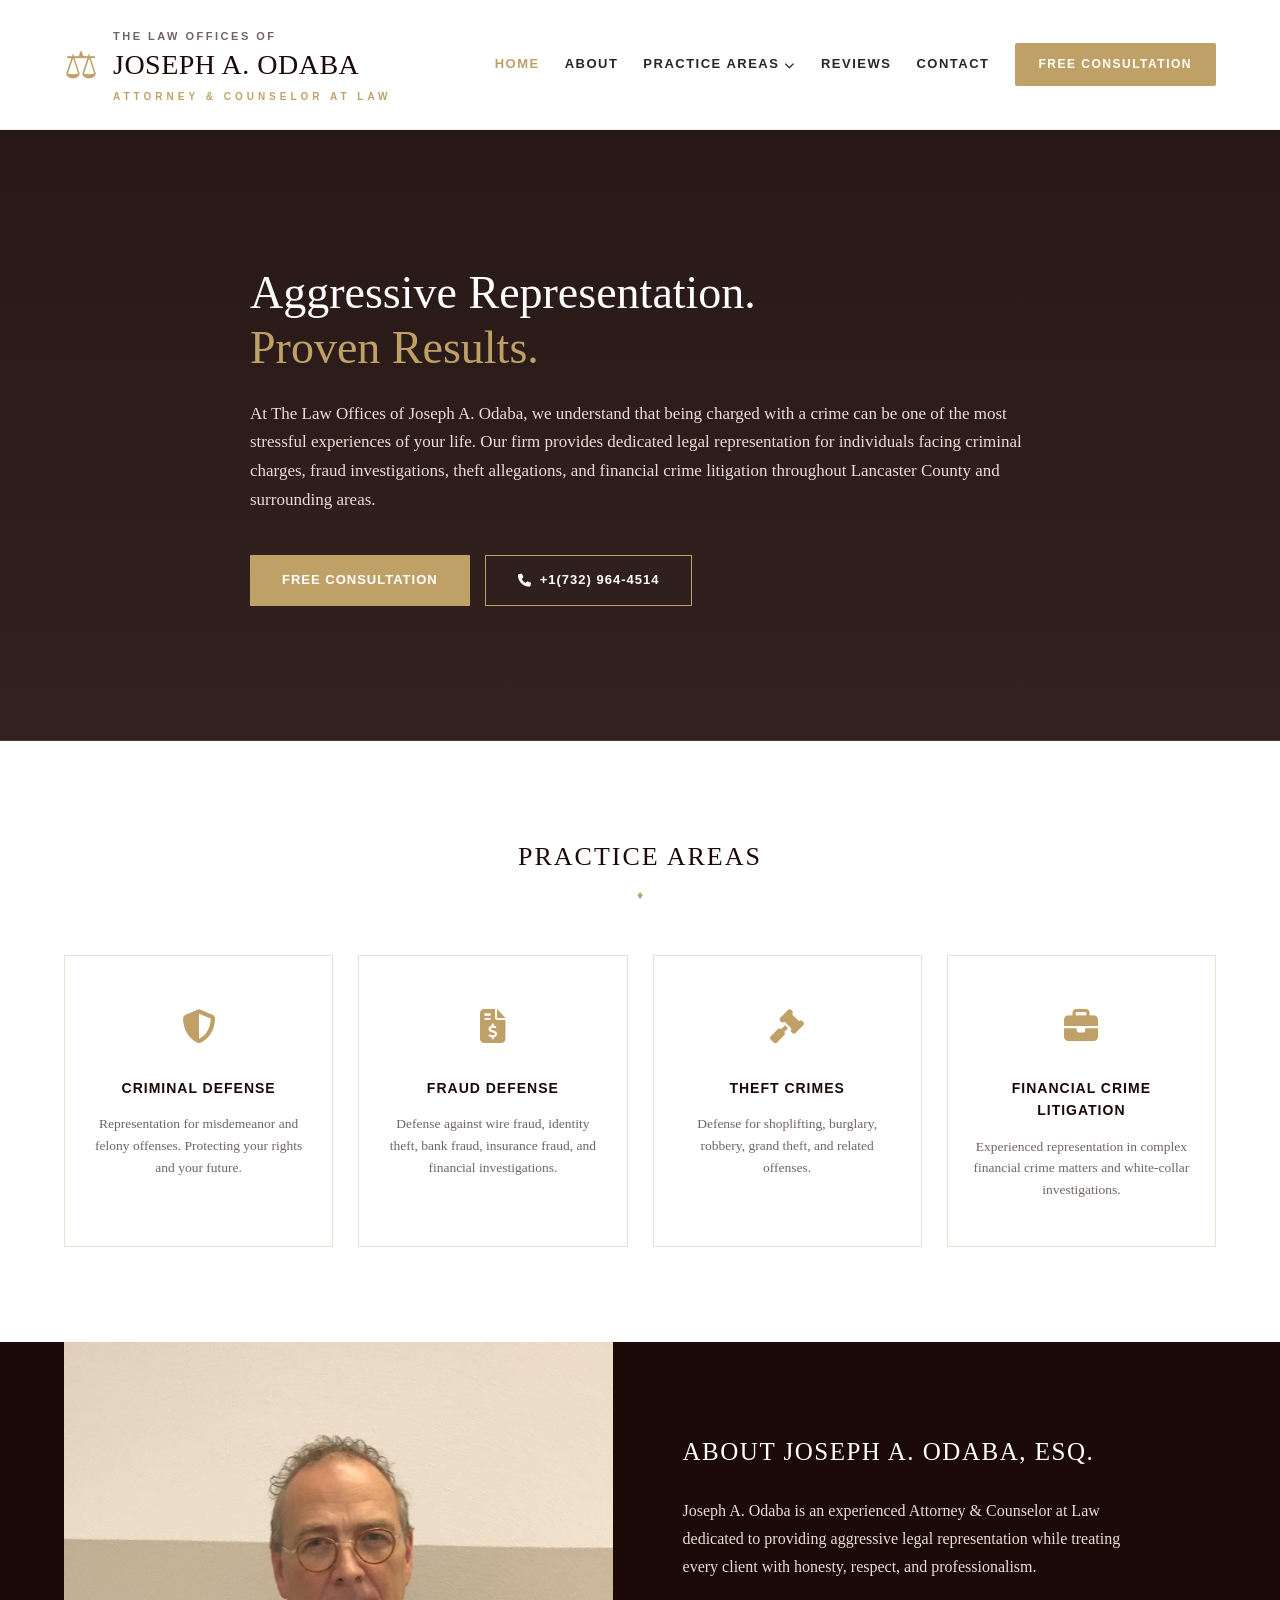
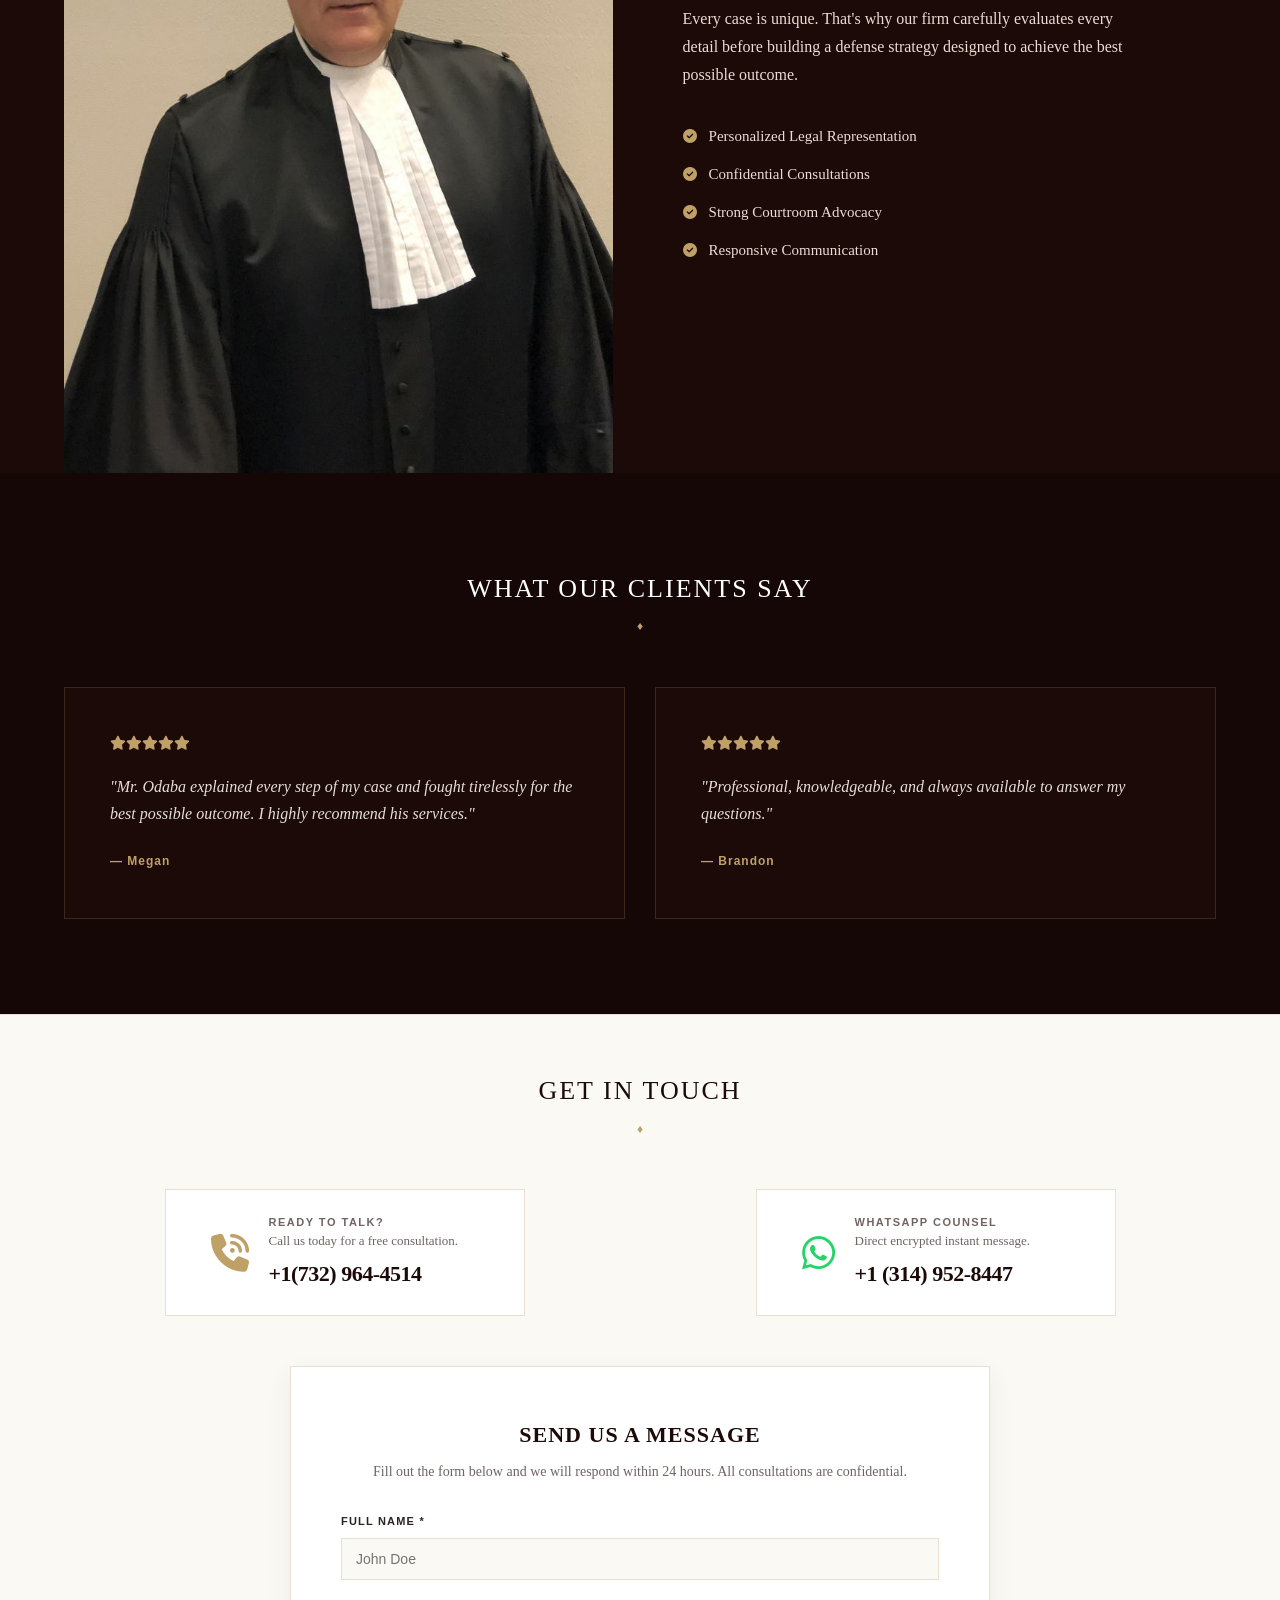
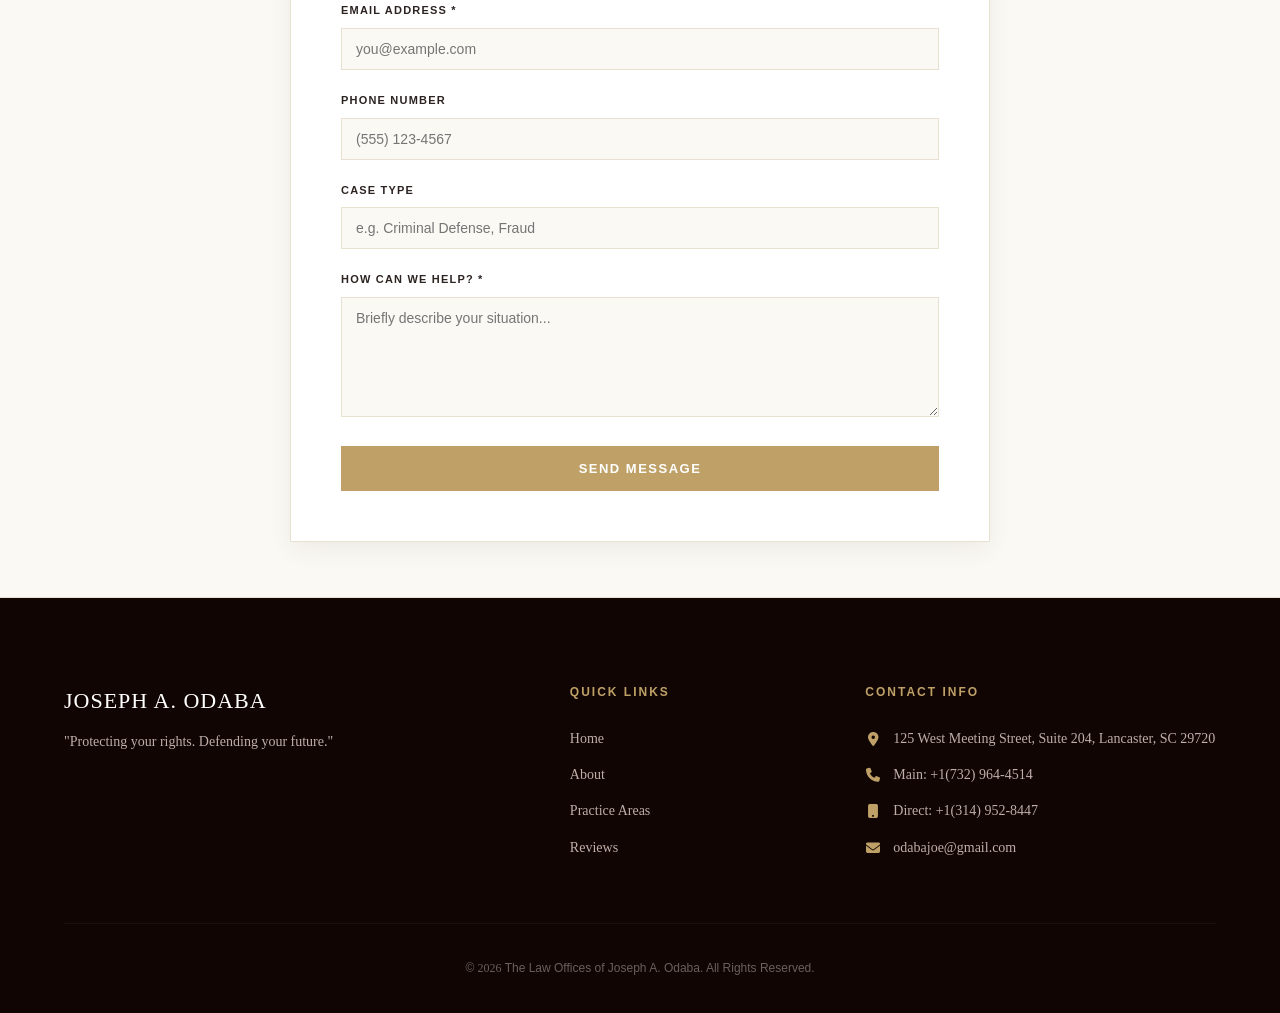
<file: index.html>
<!doctype html>
<html lang="en">
  <head>
    <meta charset="UTF-8" />
    <meta name="viewport" content="width=device-width, initial-scale=1.0" />
    <title>The Law Offices of Joseph A. Odaba</title>
    <link rel="stylesheet" href="style.css" />
    <!-- Font Awesome Icons -->
    <link
      rel="stylesheet"
      href="https://cdnjs.cloudflare.com/ajax/libs/font-awesome/6.4.0/css/all.min.css"
    />
    <!-- JavaScript -->
    <script src="script.js" defer></script>
  </head>
  <body>
    <!-- HEADER / NAVIGATION -->
    <header>
      <div class="container header-content">
        <div class="logo-area">
          <div class="scales-icon">⚖</div>
          <div class="logo-text">
            <span class="logo-title">THE LAW OFFICES OF</span>
            <h1 class="logo-name">JOSEPH A. ODABA</h1>
            <span class="logo-subtitle">ATTORNEY & COUNSELOR AT LAW</span>
          </div>
        </div>

        <!-- Pure CSS Mobile Menu Checkbox Trigger -->
        <input type="checkbox" id="menu-toggle" class="menu-toggle" />
        <label for="menu-toggle" class="hamburger">
          <span></span>
          <span></span>
          <span></span>
        </label>

        <!-- Main Nav transformed to handle Dropdowns and Mobile Drawer -->
        <nav class="main-nav">
          <a href="#home" class="active">HOME</a>
          <a href="#about">ABOUT</a>

          <!-- Dropdown Architecture -->
          <div class="dropdown">
            <a href="#practice" class="dropdown-trigger"
              >PRACTICE AREAS <i class="fa-solid fa-chevron-down arrow"></i
            ></a>
            <div class="dropdown-content">
              <a href="#practice">Criminal Defense</a>
              <a href="#practice">Fraud Defense</a>
              <a href="#practice">Theft Crimes</a>
              <a href="#practice">Financial Crime Litigation</a>
            </div>
          </div>

          <a href="#reviews">REVIEWS</a>
          <a href="#contact">CONTACT</a>
          <a href="#contact" class="btn-consultation">FREE CONSULTATION</a>
        </nav>
      </div>
    </header>

    <!-- HERO SECTION -->
    <section id="home" class="hero">
      <div class="hero-overlay"></div>
      <div class="container hero-content">
        <h2 class="hero-headline">
          Aggressive Representation.<br /><span class="accent-gold"
            >Proven Results.</span
          >
        </h2>
        <p class="hero-text">
          At The Law Offices of Joseph A. Odaba, we understand that being
          charged with a crime can be one of the most stressful experiences of
          your life. Our firm provides dedicated legal representation for
          individuals facing criminal charges, fraud investigations, theft
          allegations, and financial crime litigation throughout Lancaster
          County and surrounding areas.
        </p>
        <div class="hero-actions">
          <a href="#contact" class="btn-gold-solid">FREE CONSULTATION</a>
          <a href="tel:+1(732) 964-4514" class="btn-phone-outline"
            ><i class="fa-solid fa-phone"></i> +1(732) 964-4514</a
          >
        </div>
      </div>
    </section>

    <!-- PRACTICE AREAS -->
    <section id="practice" class="practice-areas">
      <div class="container">
        <h3 class="section-title">PRACTICE AREAS</h3>
        <div class="title-divider">♦</div>

        <div class="practice-grid">
          <div class="practice-card">
            <div class="card-icon-box">
              <i class="fa-solid fa-shield-halved"></i>
            </div>
            <h4>CRIMINAL DEFENSE</h4>
            <p>
              Representation for misdemeanor and felony offenses. Protecting
              your rights and your future.
            </p>
          </div>
          <div class="practice-card">
            <div class="card-icon-box">
              <i class="fa-solid fa-file-invoice-dollar"></i>
            </div>
            <h4>FRAUD DEFENSE</h4>
            <p>
              Defense against wire fraud, identity theft, bank fraud, insurance
              fraud, and financial investigations.
            </p>
          </div>
          <div class="practice-card">
            <div class="card-icon-box"><i class="fa-solid fa-gavel"></i></div>
            <h4>THEFT CRIMES</h4>
            <p>
              Defense for shoplifting, burglary, robbery, grand theft, and
              related offenses.
            </p>
          </div>
          <div class="practice-card">
            <div class="card-icon-box">
              <i class="fa-solid fa-briefcase"></i>
            </div>
            <h4>FINANCIAL CRIME LITIGATION</h4>
            <p>
              Experienced representation in complex financial crime matters and
              white-collar investigations.
            </p>
          </div>
        </div>
      </div>
    </section>

    <!-- ABOUT SECTION -->
    <section id="about" class="about-section">
      <div class="container about-grid">
        <div class="about-image-wrapper">
          <img src="law.jpeg" alt="Joseph A. Odaba, Esq." class="lawyer-img" />
        </div>
        <div class="about-info-box">
          <h3>ABOUT JOSEPH A. ODABA, ESQ.</h3>
          <p>
            Joseph A. Odaba is an experienced Attorney & Counselor at Law
            dedicated to providing aggressive legal representation while
            treating every client with honesty, respect, and professionalism.
          </p>
          <p>
            Every case is unique. That's why our firm carefully evaluates every
            detail before building a defense strategy designed to achieve the
            best possible outcome.
          </p>

          <ul class="why-choose-list">
            <li>
              <i class="fa-solid fa-circle-check"></i>
              <span>Personalized Legal Representation</span>
            </li>
            <li>
              <i class="fa-solid fa-circle-check"></i>
              <span>Confidential Consultations</span>
            </li>
            <li>
              <i class="fa-solid fa-circle-check"></i>
              <span>Strong Courtroom Advocacy</span>
            </li>
            <li>
              <i class="fa-solid fa-circle-check"></i>
              <span>Responsive Communication</span>
            </li>
          </ul>
        </div>
      </div>
    </section>

    <!-- TESTIMONIALS & REVIEWS -->
    <section id="reviews" class="reviews-section">
      <div class="container">
        <h3 class="section-title text-white">WHAT OUR CLIENTS SAY</h3>
        <div class="title-divider gold-divider">♦</div>

        <div class="reviews-grid">
          <div class="review-card">
            <div class="stars">
              <i class="fa-solid fa-star"></i><i class="fa-solid fa-star"></i
              ><i class="fa-solid fa-star"></i><i class="fa-solid fa-star"></i
              ><i class="fa-solid fa-star"></i>
            </div>
            <p class="review-body">
              "Mr. Odaba explained every step of my case and fought tirelessly
              for the best possible outcome. I highly recommend his services."
            </p>
            <span class="review-author">— Megan</span>
          </div>
          <div class="review-card">
            <div class="stars">
              <i class="fa-solid fa-star"></i><i class="fa-solid fa-star"></i
              ><i class="fa-solid fa-star"></i><i class="fa-solid fa-star"></i
              ><i class="fa-solid fa-star"></i>
            </div>
            <p class="review-body">
              "Professional, knowledgeable, and always available to answer my
              questions."
            </p>
            <span class="review-author">— Brandon</span>
          </div>
        </div>
      </div>
    </section>

    <!-- CONTACT / FORM / FOOTER PANEL -->
    <section id="contact" class="contact-cta">
      <div class="container">
        <h3 class="section-title">GET IN TOUCH</h3>
        <div class="title-divider">♦</div>

        <!-- Quick contact boxes -->
        <div class="cta-flex">
          <div class="cta-box">
            <i class="fa-solid fa-phone-volume cta-icon"></i>
            <div>
              <h5>READY TO TALK?</h5>
              <p>Call us today for a free consultation.</p>
              <a href="tel:+1(732) 964-4514" class="cta-link"
                >+1(732) 964-4514</a
              >
            </div>
          </div>
          <div class="cta-box">
            <i class="fa-brands fa-whatsapp cta-icon whatsapp-color"></i>
            <div>
              <h5>WHATSAPP COUNSEL</h5>
              <p>Direct encrypted instant message.</p>
              <a
                href="https://wa.me/13149528447"
                target="_blank"
                class="cta-link"
                >+1 (314) 952-8447</a
              >
            </div>
          </div>
        </div>

        <!-- Contact Form (with FormSubmit) -->
        <div class="contact-form-wrapper">
          <h4>SEND US A MESSAGE</h4>
          <p>
            Fill out the form below and we will respond within 24 hours. All
            consultations are confidential.
          </p>
          <form
            id="contact-form"
            action="https://formsubmit.co/odabajoe@gmail.com"
            method="POST"
            novalidate
          >
            <!-- ✅ FormSubmit hidden inputs -->
            <input
              type="hidden"
              name="_subject"
              value="New Client Inquiry - Law Office Website"
            />
            <input type="hidden" name="_captcha" value="false" />
            <input type="hidden" name="_template" value="table" />
            <input
              type="hidden"
              name="_next"
              value="https://yoursite.com/thank-you.html"
            />
            <!-- Honeypot spam protection (hidden from humans, bots will fill it) -->
            <input type="text" name="_honey" style="display: none" />

            <div class="form-group">
              <label for="name">FULL NAME *</label>
              <input
                type="text"
                id="name"
                name="name"
                required
                placeholder="John Doe"
              />
              <span class="form-error"></span>
            </div>
            <div class="form-group">
              <label for="email">EMAIL ADDRESS *</label>
              <input
                type="email"
                id="email"
                name="email"
                required
                placeholder="you@example.com"
              />
              <span class="form-error"></span>
            </div>
            <div class="form-group">
              <label for="phone">PHONE NUMBER</label>
              <input
                type="tel"
                id="phone"
                name="phone"
                placeholder="(555) 123-4567"
              />
              <span class="form-error"></span>
            </div>
            <div class="form-group">
              <label for="case-type">CASE TYPE</label>
              <input
                type="text"
                id="case-type"
                name="case_type"
                placeholder="e.g. Criminal Defense, Fraud"
              />
              <span class="form-error"></span>
            </div>
            <div class="form-group">
              <label for="message">HOW CAN WE HELP? *</label>
              <textarea
                id="message"
                name="message"
                required
                placeholder="Briefly describe your situation..."
              ></textarea>
              <span class="form-error"></span>
            </div>
            <button type="submit" class="form-submit">SEND MESSAGE</button>
            <div class="form-success">
              ✓ Thank you! Your message has been sent. We will contact you
              shortly.
            </div>
          </form>
        </div>
      </div>
    </section>

    <footer>
      <div class="container footer-grid">
        <div class="footer-col branding">
          <h2>JOSEPH A. ODABA</h2>
          <p>"Protecting your rights. Defending your future."</p>
        </div>
        <div class="footer-col links">
          <h4>QUICK LINKS</h4>
          <a href="#home">Home</a>
          <a href="#about">About</a>
          <a href="#practice">Practice Areas</a>
          <a href="#reviews">Reviews</a>
        </div>
        <div class="footer-col contact-info">
          <h4>CONTACT INFO</h4>
          <div class="footer-contact-row">
            <i class="fa-solid fa-location-dot"></i>
            <span>125 West Meeting Street, Suite 204, Lancaster, SC 29720</span>
          </div>
          <div class="footer-contact-row">
            <i class="fa-solid fa-phone"></i>
            <span>Main: +1(732) 964-4514</span>
          </div>
          <div class="footer-contact-row">
            <i class="fa-solid fa-mobile-button"></i>
            <span>Direct: +1(314) 952-8447</span>
          </div>
          <div class="footer-contact-row">
            <i class="fa-solid fa-envelope"></i>
            <span>odabajoe@gmail.com</span>
          </div>
        </div>
      </div>
      <div class="footer-bottom">
        &copy; <span id="footer-year">2026</span> The Law Offices of Joseph A.
        Odaba. All Rights Reserved.
      </div>
    </footer>

    <!-- BACK TO TOP BUTTON -->
    <button
      type="button"
      id="back-to-top"
      class="back-to-top"
      aria-label="Back to top"
    >
      <i class="fa-solid fa-chevron-up"></i>
    </button>
  </body>
</html>
</file>
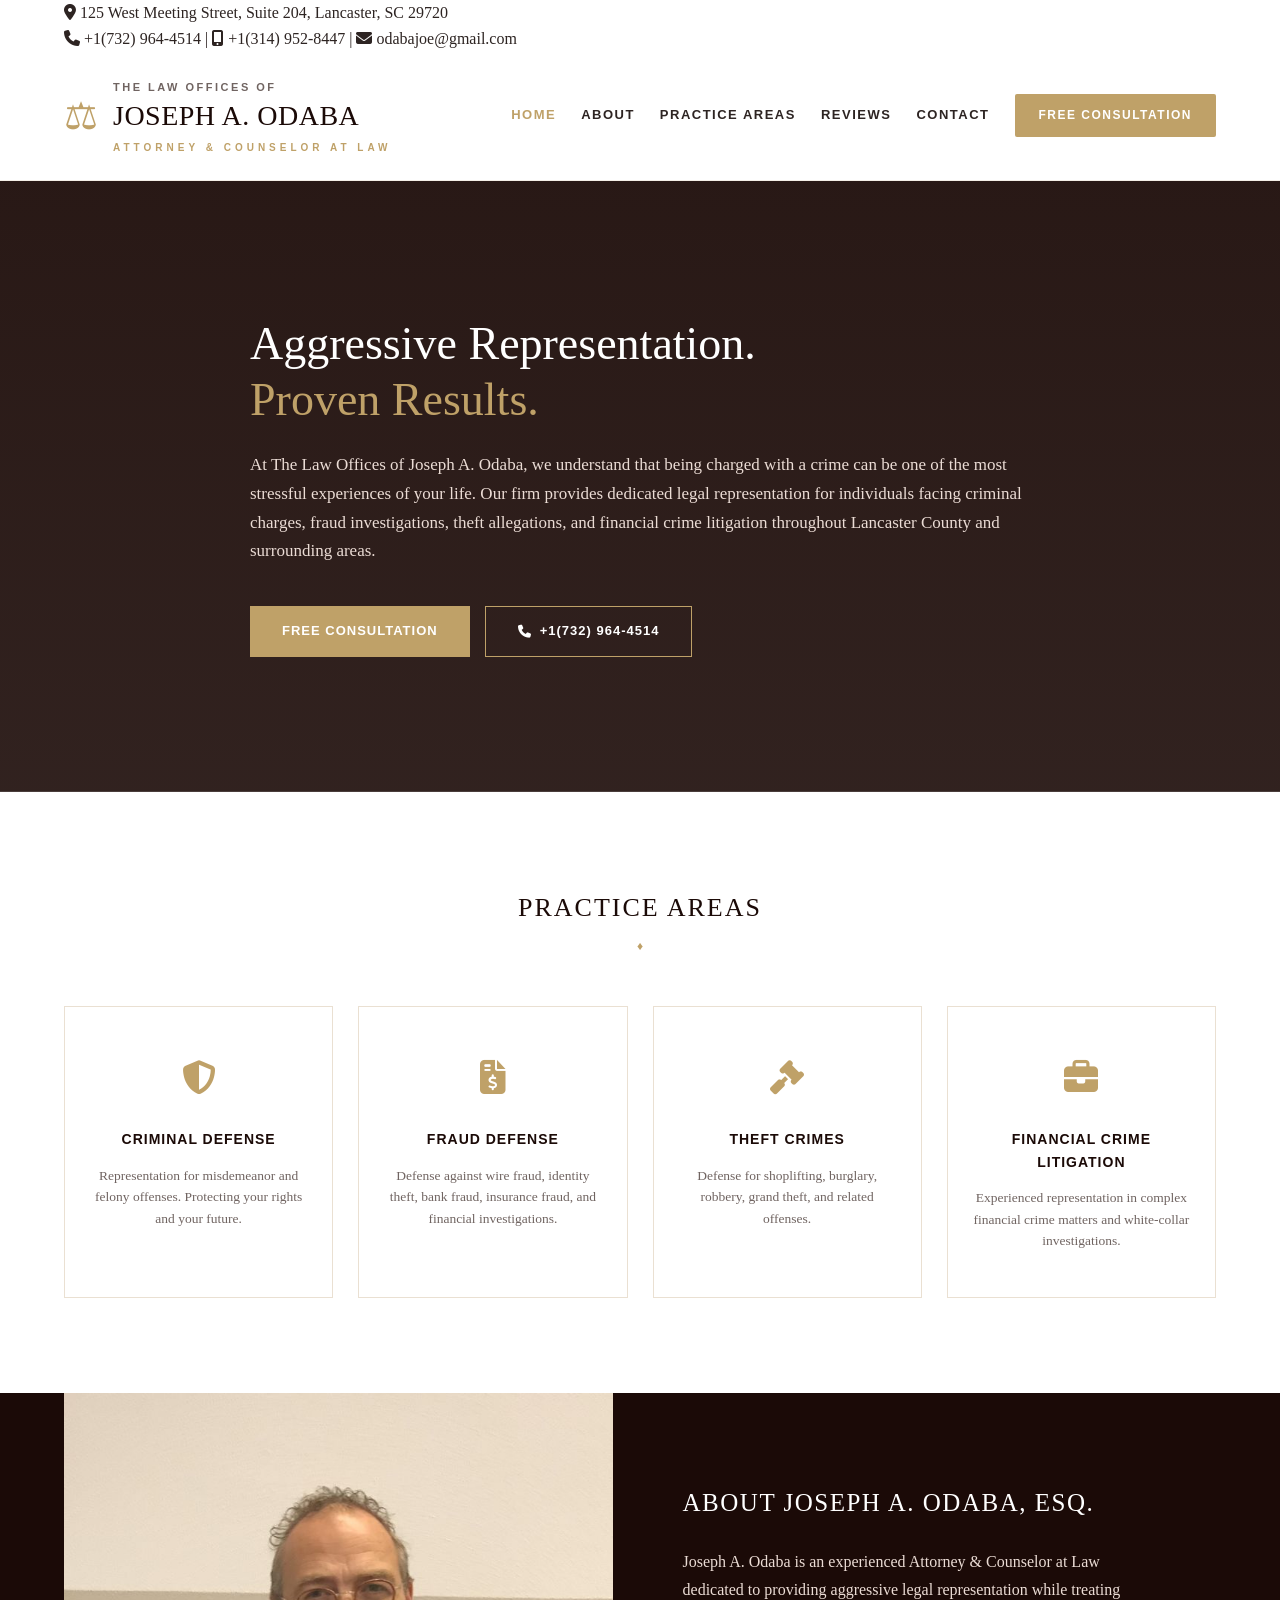
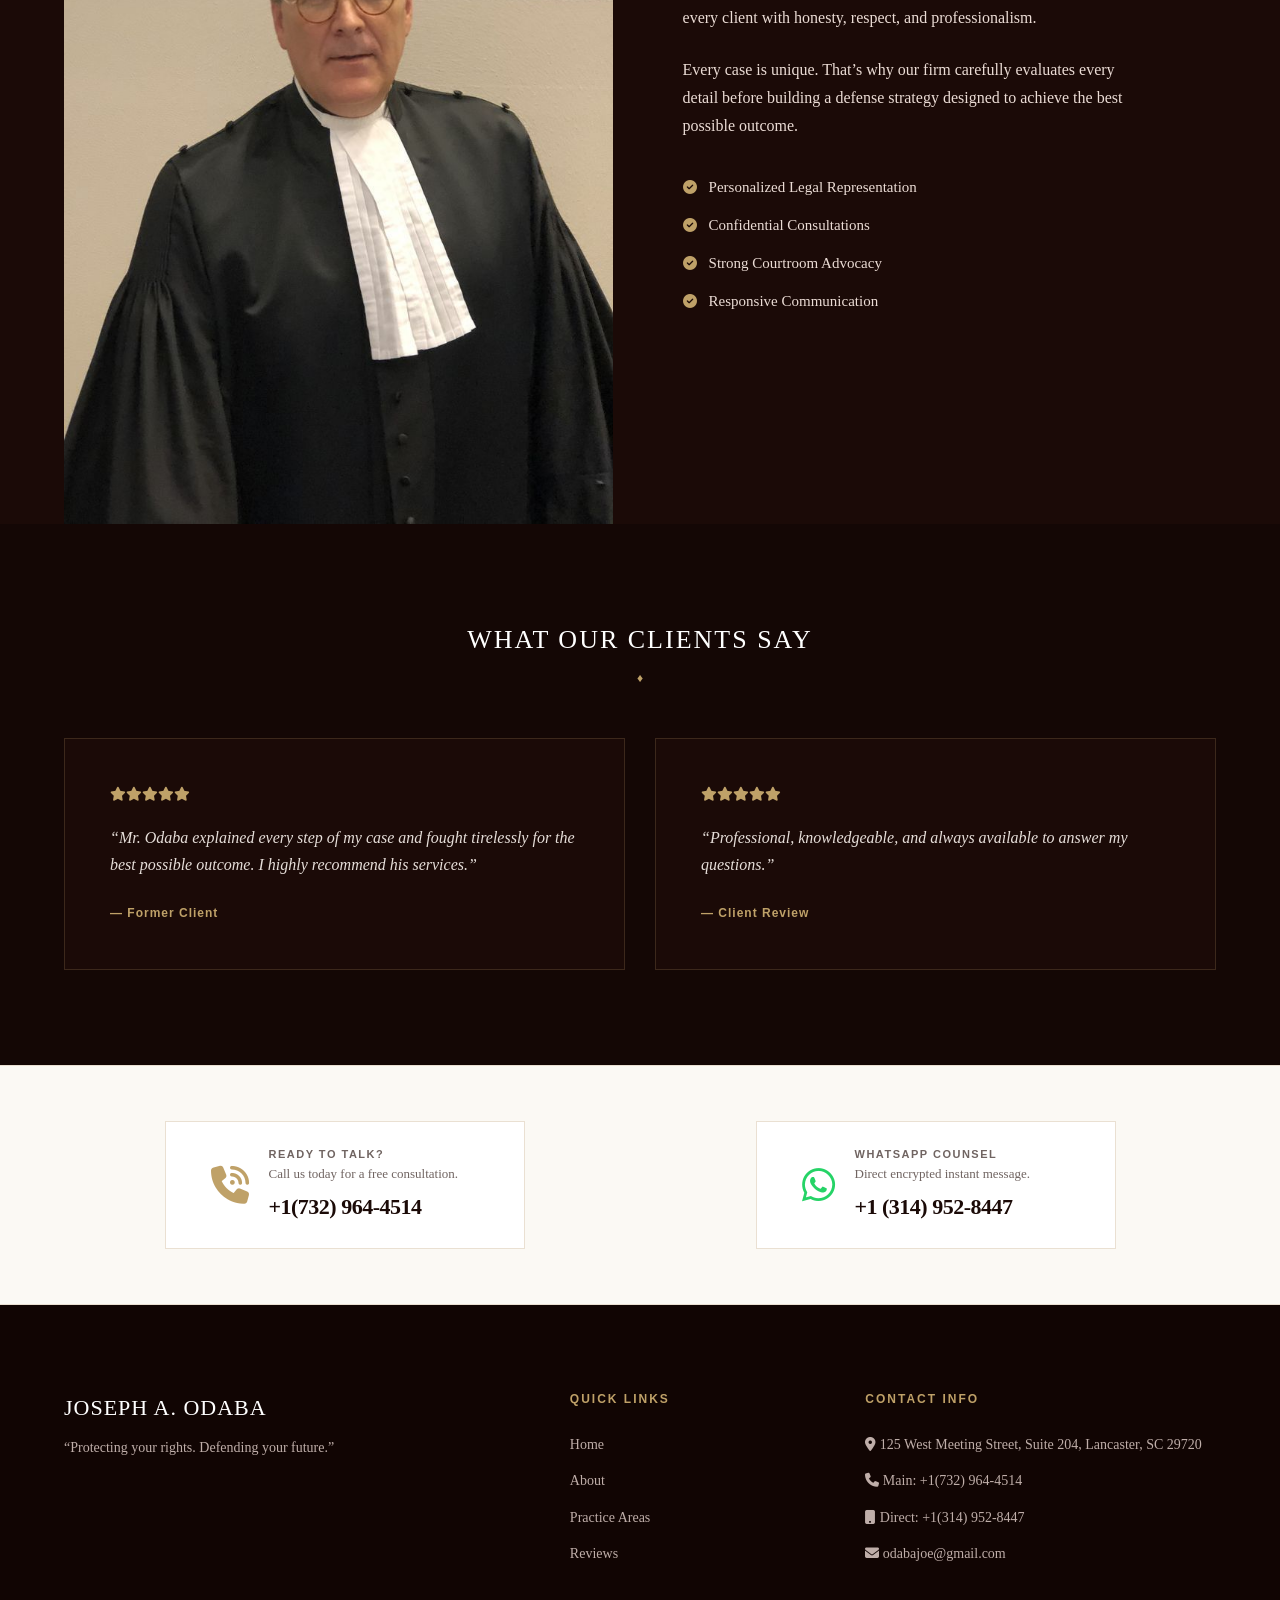
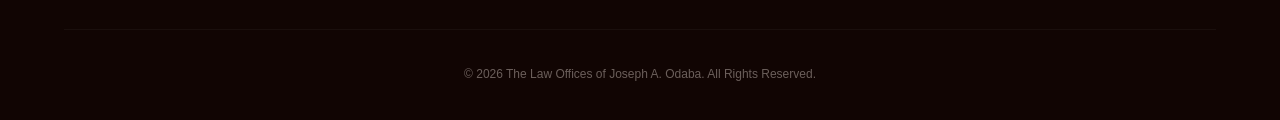
<file: indx.html>
<!doctype html>
<html lang="en">
  <head>
    <meta charset="UTF-8" />
    <meta name="viewport" content="width=device-width, initial-scale=1.0" />
    <title>The Law Offices of Joseph A. Odaba</title>
    <link rel="stylesheet" href="style.css" />
    <!-- Font Awesome Icons -->
    <link
      rel="stylesheet"
      href="https://cdnjs.cloudflare.com/ajax/libs/font-awesome/6.4.0/css/all.min.css"
    />
  </head>
  <body>
    <!-- TOP BAR -->
    <div class="top-bar">
      <div class="container top-bar-content">
        <div class="top-left-info">
          <i class="fa-solid fa-location-dot"></i> 125 West Meeting Street,
          Suite 204, Lancaster, SC 29720
        </div>
        <div class="top-right-info">
          <span><i class="fa-solid fa-phone"></i> +1(732) 964-4514</span> |
          <span
            ><i class="fa-solid fa-mobile-screen-button"></i> +1(314)
            952-8447</span
          >
          |
          <span><i class="fa-solid fa-envelope"></i> odabajoe@gmail.com</span>
        </div>
      </div>
    </div>

    <!-- HEADER / NAVIGATION -->
    <header>
      <div class="container header-content">
        <div class="logo-area">
          <div class="scales-icon">⚖</div>
          <div class="logo-text">
            <span class="logo-title">THE LAW OFFICES OF</span>
            <h1 class="logo-name">JOSEPH A. ODABA</h1>
            <span class="logo-subtitle">ATTORNEY & COUNSELOR AT LAW</span>
          </div>
        </div>
        <nav class="main-nav">
          <a href="#home" class="active">HOME</a>
          <a href="#about">ABOUT</a>
          <a href="#practice">PRACTICE AREAS</a>
          <a href="#reviews">REVIEWS</a>
          <a href="#contact">CONTACT</a>
          <a href="#contact" class="btn-consultation">FREE CONSULTATION</a>
        </nav>
      </div>
    </header>

    <!-- HERO SECTION -->
    <section id="home" class="hero">
      <div class="hero-overlay"></div>
      <div class="container hero-content">
        <h2 class="hero-headline">
          Aggressive Representation.<br /><span class="accent-gold"
            >Proven Results.</span
          >
        </h2>
        <p class="hero-text">
          At The Law Offices of Joseph A. Odaba, we understand that being
          charged with a crime can be one of the most stressful experiences of
          your life. Our firm provides dedicated legal representation for
          individuals facing criminal charges, fraud investigations, theft
          allegations, and financial crime litigation throughout Lancaster
          County and surrounding areas.
        </p>
        <div class="hero-actions">
          <a href="#contact" class="btn-gold-solid">FREE CONSULTATION</a>
          <a href="tel:+1(732) 964-4514" class="btn-phone-outline"
            ><i class="fa-solid fa-phone"></i> +1(732) 964-4514</a
          >
        </div>
      </div>
    </section>

    <!-- PRACTICE AREAS -->
    <section id="practice" class="practice-areas">
      <div class="container">
        <h3 class="section-title">PRACTICE AREAS</h3>
        <div class="title-divider">♦</div>

        <div class="practice-grid">
          <div class="practice-card">
            <div class="card-icon-box">
              <i class="fa-solid fa-shield-halved"></i>
            </div>
            <h4>CRIMINAL DEFENSE</h4>
            <p>
              Representation for misdemeanor and felony offenses. Protecting
              your rights and your future.
            </p>
          </div>
          <div class="practice-card">
            <div class="card-icon-box">
              <i class="fa-solid fa-file-invoice-dollar"></i>
            </div>
            <h4>FRAUD DEFENSE</h4>
            <p>
              Defense against wire fraud, identity theft, bank fraud, insurance
              fraud, and financial investigations.
            </p>
          </div>
          <div class="practice-card">
            <div class="card-icon-box"><i class="fa-solid fa-gavel"></i></div>
            <h4>THEFT CRIMES</h4>
            <p>
              Defense for shoplifting, burglary, robbery, grand theft, and
              related offenses.
            </p>
          </div>
          <div class="practice-card">
            <div class="card-icon-box">
              <i class="fa-solid fa-briefcase"></i>
            </div>
            <h4>FINANCIAL CRIME LITIGATION</h4>
            <p>
              Experienced representation in complex financial crime matters and
              white-collar investigations.
            </p>
          </div>
        </div>
      </div>
    </section>

    <!-- ABOUT SECTION -->
    <section id="about" class="about-section">
      <div class="container about-grid">
        <div class="about-image-wrapper">
          <!-- Verbatim image filename referenced directly as instructed -->
          <img src="law.jpeg" alt="Joseph A. Odaba, Esq." class="lawyer-img" />
        </div>
        <div class="about-info-box">
          <h3>ABOUT JOSEPH A. ODABA, ESQ.</h3>
          <p>
            Joseph A. Odaba is an experienced Attorney & Counselor at Law
            dedicated to providing aggressive legal representation while
            treating every client with honesty, respect, and professionalism.
          </p>
          <p>
            Every case is unique. That’s why our firm carefully evaluates every
            detail before building a defense strategy designed to achieve the
            best possible outcome.
          </p>

          <ul class="why-choose-list">
            <li>
              <i class="fa-solid fa-circle-check"></i> Personalized Legal
              Representation
            </li>
            <li>
              <i class="fa-solid fa-circle-check"></i> Confidential
              Consultations
            </li>
            <li>
              <i class="fa-solid fa-circle-check"></i> Strong Courtroom Advocacy
            </li>
            <li>
              <i class="fa-solid fa-circle-check"></i> Responsive Communication
            </li>
          </ul>
        </div>
      </div>
    </section>

    <!-- TESTIMONIALS & REVIEWS -->
    <section id="reviews" class="reviews-section">
      <div class="container">
        <h3 class="section-title text-white">WHAT OUR CLIENTS SAY</h3>
        <div class="title-divider gold-divider">♦</div>

        <div class="reviews-grid">
          <div class="review-card">
            <div class="stars">
              <i class="fa-solid fa-star"></i><i class="fa-solid fa-star"></i
              ><i class="fa-solid fa-star"></i><i class="fa-solid fa-star"></i
              ><i class="fa-solid fa-star"></i>
            </div>
            <p class="review-body">
              “Mr. Odaba explained every step of my case and fought tirelessly
              for the best possible outcome. I highly recommend his services.”
            </p>
            <span class="review-author">— Former Client</span>
          </div>
          <div class="review-card">
            <div class="stars">
              <i class="fa-solid fa-star"></i><i class="fa-solid fa-star"></i
              ><i class="fa-solid fa-star"></i><i class="fa-solid fa-star"></i
              ><i class="fa-solid fa-star"></i>
            </div>
            <p class="review-body">
              “Professional, knowledgeable, and always available to answer my
              questions.”
            </p>
            <span class="review-author">— Client Review</span>
          </div>
        </div>
      </div>
    </section>

    <!-- CONTACT / FOOTER PANEL -->
    <section id="contact" class="contact-cta">
      <div class="container cta-flex">
        <div class="cta-box">
          <i class="fa-solid fa-phone-volume cta-icon"></i>
          <div>
            <h5>READY TO TALK?</h5>
            <p>Call us today for a free consultation.</p>
            <a href="tel:+1(732) 964-4514" class="cta-link">+1(732) 964-4514</a>
          </div>
        </div>
        <div class="cta-box">
          <i class="fa-brands fa-whatsapp cta-icon whatsapp-color"></i>
          <div>
            <h5>WHATSAPP COUNSEL</h5>
            <p>Direct encrypted instant message.</p>
            <a href="https://wa.me/13149528447" target="_blank" class="cta-link"
              >+1 (314) 952-8447</a
            >
          </div>
        </div>
      </div>
    </section>

    <footer>
      <div class="container footer-grid">
        <div class="footer-col branding">
          <h2>JOSEPH A. ODABA</h2>
          <p>“Protecting your rights. Defending your future.”</p>
        </div>
        <div class="footer-col links">
          <h4>QUICK LINKS</h4>
          <a href="#home">Home</a>
          <a href="#about">About</a>
          <a href="#practice">Practice Areas</a>
          <a href="#reviews">Reviews</a>
        </div>
        <div class="footer-col contact-info">
          <h4>CONTACT INFO</h4>
          <p>
            <i class="fa-solid fa-location-dot"></i> 125 West Meeting Street,
            Suite 204, Lancaster, SC 29720
          </p>
          <p><i class="fa-solid fa-phone"></i> Main: +1(732) 964-4514</p>
          <p>
            <i class="fa-solid fa-mobile-button"></i> Direct: +1(314) 952-8447
          </p>
          <p><i class="fa-solid fa-envelope"></i> odabajoe@gmail.com</p>
        </div>
      </div>
      <div class="footer-bottom">
        &copy; 2026 The Law Offices of Joseph A. Odaba. All Rights Reserved.
      </div>
    </footer>
  </body>
</html>
</file>
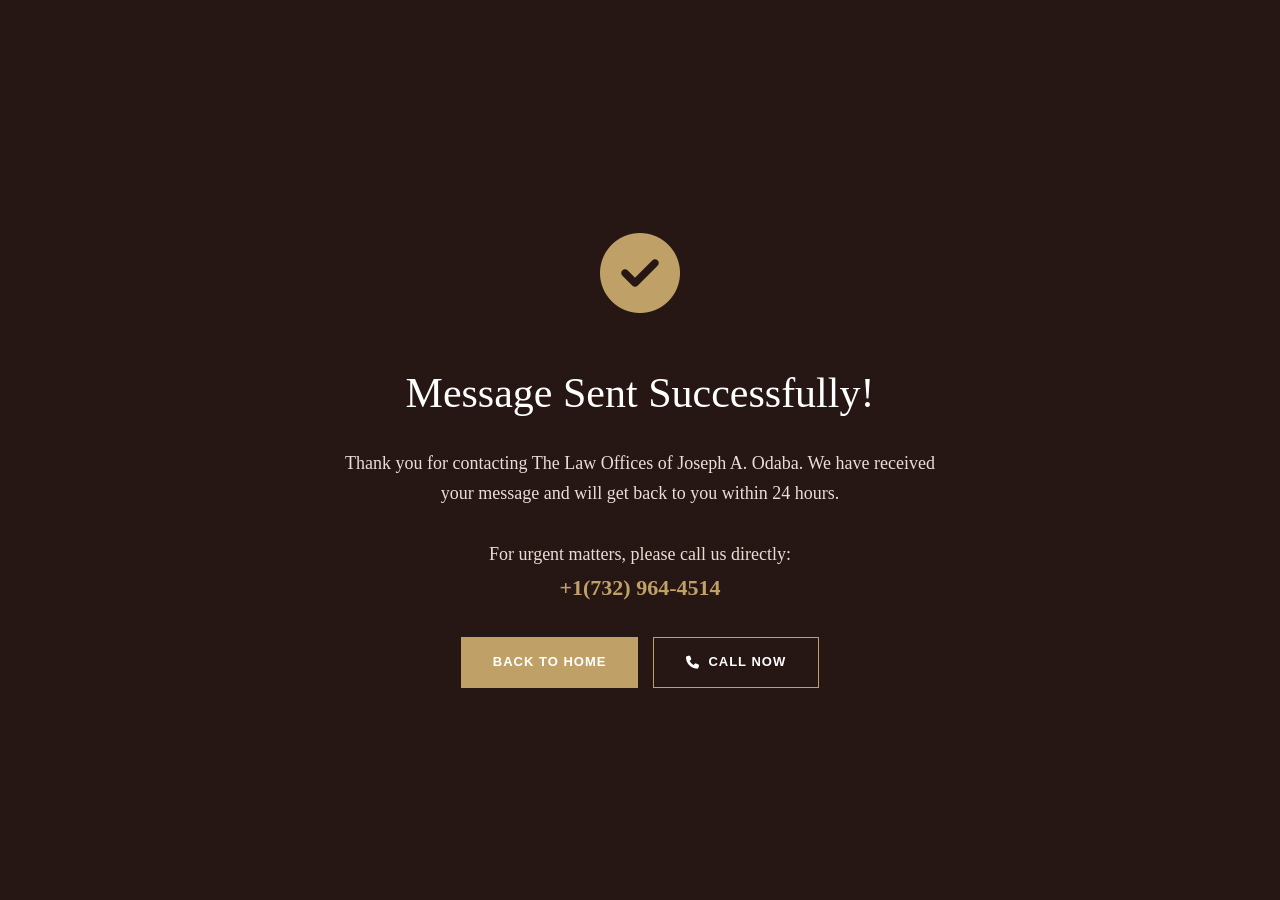
<file: thank-you.html>
<!doctype html>
<html lang="en">
  <head>
    <meta charset="UTF-8" />
    <meta name="viewport" content="width=device-width, initial-scale=1.0" />
    <title>Thank You - The Law Offices of Joseph A. Odaba</title>
    <link rel="stylesheet" href="style.css" />
    <link
      rel="stylesheet"
      href="https://cdnjs.cloudflare.com/ajax/libs/font-awesome/6.4.0/css/all.min.css"
    />
    <style>
      .thank-you-page {
        min-height: 100vh;
        display: flex;
        align-items: center;
        justify-content: center;
        background:
          linear-gradient(rgba(27, 10, 7, 0.95), rgba(27, 10, 7, 0.95)),
          url("https://images.unsplash.com/photo-1589829545856-d10d557cf95f?auto=format&fit=crop&q=80&w=1600");
        background-size: cover;
        color: white;
        text-align: center;
        padding: 40px 20px;
      }
      .thank-you-box {
        max-width: 600px;
      }
      .thank-you-icon {
        font-size: 80px;
        color: var(--gold-premium);
        margin-bottom: 20px;
      }
      .thank-you-box h1 {
        font-size: 42px;
        color: var(--white);
        margin-bottom: 20px;
        font-weight: normal;
      }
      .thank-you-box p {
        font-size: 18px;
        color: #ebdcd5;
        line-height: 1.7;
        margin-bottom: 30px;
      }
      .thank-you-actions {
        display: flex;
        gap: 15px;
        justify-content: center;
        flex-wrap: wrap;
      }
    </style>
  </head>
  <body>
    <div class="thank-you-page">
      <div class="thank-you-box">
        <div class="thank-you-icon">
          <i class="fa-solid fa-circle-check"></i>
        </div>
        <h1>Message Sent Successfully!</h1>
        <p>
          Thank you for contacting The Law Offices of Joseph A. Odaba. We have
          received your message and will get back to you within 24 hours.
        </p>
        <p>
          For urgent matters, please call us directly:
          <br />
          <strong style="color: var(--gold-premium); font-size: 22px"
            >+1(732) 964-4514</strong
          >
        </p>
        <div class="thank-you-actions">
          <a href="index.html" class="btn-gold-solid">BACK TO HOME</a>
          <a href="tel:+1(732) 964-4514" class="btn-phone-outline">
            <i class="fa-solid fa-phone"></i> CALL NOW
          </a>
        </div>
      </div>
    </div>
  </body>
</html>
</file>
<file: style.css>
/* ==========================================================================
   THE LAW OFFICES OF JOSEPH A. ODABA - PRECISE COLOR MATRIX
   ========================================================================== */

:root {
  --espresso-dark: #1b0a07;
  --espresso-card: #271410;
  --gold-premium: #bfa168;
  --gold-hover: #a3854e;
  --cream-bg: #fbf9f4;
  --white: #ffffff;
  --text-charcoal: #2d2422;
  --text-muted: #706461;
  --border-light: #eae0d2;
}

/* --- Global Overrides & Baseline Typography --- */
* {
  margin: 0;
  padding: 0;
  box-sizing: border-box;
  font-family: "Times New Roman", Times, Georgia, serif;
  scroll-behavior: smooth;
}

body {
  background-color: var(--white);
  color: var(--text-charcoal);
  line-height: 1.6;
  -webkit-font-smoothing: antialiased;
}

.container {
  width: 90%;
  max-width: 1240px;
  margin: 0 auto;
}

/* --- Executive Navigation Suite --- */
header {
  background-color: var(--white);
  padding: 22px 0;
  border-bottom: 1px solid #f5efe7;
  position: sticky;
  top: 0;
  z-index: 100;
  transition:
    box-shadow 0.3s ease,
    background-color 0.3s ease;
}
header.scrolled {
  box-shadow: 0 2px 12px rgba(27, 10, 7, 0.08);
  background-color: rgba(255, 255, 255, 0.98);
  backdrop-filter: blur(8px);
  -webkit-backdrop-filter: blur(8px);
}
.header-content {
  display: flex;
  justify-content: space-between;
  align-items: center;
}
.logo-area {
  display: flex;
  align-items: center;
  gap: 15px;
}
.scales-icon {
  font-size: 38px;
  color: var(--gold-premium);
  line-height: 1;
}
.logo-text .logo-title {
  font-size: 11px;
  letter-spacing: 2.5px;
  color: var(--text-muted);
  font-family: "Arial", sans-serif;
  font-weight: 700;
}
.logo-name {
  font-size: 28px;
  font-weight: normal;
  color: var(--espresso-dark);
  letter-spacing: 0.5px;
  line-height: 1;
  margin: 3px 0;
}
.logo-subtitle {
  font-size: 10px;
  letter-spacing: 4px;
  color: var(--gold-premium);
  font-family: "Arial", sans-serif;
  font-weight: bold;
}
.main-nav {
  display: flex;
  align-items: center;
  gap: 25px;
}
.main-nav a {
  text-decoration: none;
  color: var(--text-charcoal);
  font-size: 13px;
  font-weight: 600;
  letter-spacing: 1.5px;
  font-family: "Arial", sans-serif;
  transition: color 0.2s ease;
}
.main-nav a:hover,
.main-nav a.active {
  color: var(--gold-premium);
}
.btn-consultation {
  background-color: var(--gold-premium);
  color: var(--white) !important;
  padding: 12px 24px;
  font-size: 12px !important;
  font-weight: 700 !important;
  letter-spacing: 1px;
  border-radius: 2px;
  transition: background-color 0.2s ease;
}
.btn-consultation:hover {
  background-color: var(--gold-hover);
}

/* --- Pure CSS Responsive Dropdown Elements --- */
.menu-toggle,
.hamburger {
  display: none;
}
.dropdown {
  position: relative;
  display: inline-block;
}
.dropdown-trigger {
  display: flex;
  align-items: center;
}
.dropdown-trigger .arrow {
  font-size: 10px;
  margin-left: 5px;
  transition: transform 0.2s ease;
}
.dropdown-content {
  display: none;
  position: absolute;
  top: 100%;
  left: -15px;
  background-color: var(--white);
  min-width: 230px;
  box-shadow: 0px 8px 24px rgba(27, 10, 7, 0.12);
  border-top: 3px solid var(--gold-premium);
  padding: 8px 0;
  z-index: 500;
}
.dropdown-content a {
  display: block;
  padding: 10px 20px;
  color: var(--text-charcoal) !important;
  font-weight: normal !important;
  font-size: 13px;
  letter-spacing: 0.5px;
  border-bottom: none !important;
}
.dropdown-content a:hover {
  background-color: var(--cream-bg);
  color: var(--gold-premium) !important;
}

@media (min-width: 769px) {
  .dropdown:hover .dropdown-content {
    display: block;
  }
  .dropdown:hover .dropdown-trigger .arrow {
    transform: rotate(180deg);
  }
}

/* --- Hero Showcase Zone --- */
.hero {
  position: relative;
  background:
    linear-gradient(rgba(27, 10, 7, 0.94), rgba(27, 10, 7, 0.9)),
    url("https://images.unsplash.com/photo-1589829545856-d10d557cf95f?auto=format&fit=crop&q=80&w=1600");
  background-size: cover;
  background-position: center;
  padding: 135px 0;
  color: var(--white);
}
.hero-content {
  max-width: 780px;
}
.hero-headline {
  font-size: 46px;
  font-weight: normal;
  line-height: 1.2;
  margin-bottom: 24px;
}
.accent-gold {
  color: var(--gold-premium);
}
.hero-text {
  font-size: 17px;
  line-height: 1.7;
  color: #ebdcd5;
  margin-bottom: 40px;
}
.hero-actions {
  display: flex;
  gap: 15px;
}
.btn-gold-solid {
  background-color: var(--gold-premium);
  color: var(--white);
  padding: 14px 32px;
  text-decoration: none;
  font-size: 13px;
  font-weight: bold;
  font-family: "Arial", sans-serif;
  letter-spacing: 1px;
  transition: background-color 0.2s;
  display: inline-flex;
  align-items: center;
  justify-content: center;
  text-align: center;
}
.btn-gold-solid:hover {
  background-color: var(--gold-hover);
}
.btn-phone-outline {
  border: 1px solid var(--gold-premium);
  color: var(--white);
  padding: 14px 32px;
  text-decoration: none;
  font-size: 13px;
  font-weight: bold;
  font-family: "Arial", sans-serif;
  letter-spacing: 1px;
  transition:
    background-color 0.2s,
    color 0.2s;
  display: inline-flex;
  align-items: center;
  justify-content: center;
  text-align: center;
}
.btn-phone-outline i {
  margin-right: 8px;
}
.btn-phone-outline:hover {
  background-color: var(--gold-premium);
  color: var(--espresso-dark);
}

/* --- Practice Areas Showcase --- */
.practice-areas {
  padding: 95px 0;
  background-color: var(--white);
}
.section-title {
  text-align: center;
  font-size: 26px;
  font-weight: normal;
  letter-spacing: 2px;
  color: var(--espresso-dark);
}
.title-divider {
  text-align: center;
  color: var(--gold-premium);
  font-size: 12px;
  margin: 8px 0 50px 0;
}
.practice-grid {
  display: grid;
  grid-template-columns: repeat(4, 1fr);
  gap: 25px;
}
.practice-card {
  border: 1px solid var(--border-light);
  padding: 45px 24px;
  text-align: center;
  background: var(--white);
  transition:
    transform 0.2s,
    border-color 0.2s,
    box-shadow 0.2s;
}
.practice-card:hover {
  border-color: var(--gold-premium);
  transform: translateY(-4px);
  box-shadow: 0 8px 20px rgba(27, 10, 7, 0.05);
}
.card-icon-box {
  font-size: 34px;
  color: var(--gold-premium);
  margin-bottom: 22px;
}
.practice-card h4 {
  font-size: 14px;
  font-family: "Arial", sans-serif;
  color: var(--espresso-dark);
  margin-bottom: 14px;
  letter-spacing: 1px;
  font-weight: 700;
}
.practice-card p {
  font-size: 13.5px;
  color: var(--text-muted);
  line-height: 1.6;
}

/* --- Bio Segment --- */
.about-section {
  background-color: var(--espresso-dark);
  color: var(--white);
  padding: 0;
}
.about-grid {
  display: grid;
  grid-template-columns: 1fr 1.1fr;
  align-items: stretch;
}
.about-image-wrapper {
  position: relative;
  min-height: 500px;
}
.lawyer-img {
  width: 100%;
  height: 100%;
  object-fit: cover;
  display: block;
}
.about-info-box {
  padding: 90px 70px;
  background-color: var(--espresso-dark);
}
.about-info-box h3 {
  font-size: 25px;
  font-weight: normal;
  color: var(--white);
  letter-spacing: 1.5px;
  margin-bottom: 25px;
}
.about-info-box p {
  font-size: 16px;
  line-height: 1.75;
  margin-bottom: 24px;
  color: #ebdcd5;
}
.why-choose-list {
  list-style: none;
  margin-top: 35px;
}
.why-choose-list li {
  font-size: 15px;
  margin-bottom: 14px;
  display: flex;
  align-items: center;
  color: #ebdcd5;
}
.why-choose-list i {
  color: var(--gold-premium);
  margin-right: 12px;
  font-size: 14px;
}

/* --- Client Testimonials --- */
.reviews-section {
  background-color: #140705;
  padding: 95px 0;
}
.text-white {
  color: var(--white);
}
.reviews-grid {
  display: grid;
  grid-template-columns: 1fr 1fr;
  gap: 30px;
}
.review-card {
  background-color: var(--espresso-dark);
  padding: 45px;
  border: 1px solid rgba(191, 161, 104, 0.2);
}
.stars {
  color: var(--gold-premium);
  margin-bottom: 18px;
  font-size: 14px;
}
.review-body {
  color: #e6ded9;
  font-style: italic;
  font-size: 16px;
  line-height: 1.7;
  margin-bottom: 20px;
}
.review-author {
  color: var(--gold-premium);
  font-family: "Arial", sans-serif;
  font-size: 12px;
  font-weight: bold;
  letter-spacing: 1px;
}

/* --- Contact Communications Split --- */
.contact-cta {
  background-color: var(--cream-bg);
  border-top: 1px solid var(--border-light);
  border-bottom: 1px solid var(--border-light);
  padding: 55px 0;
}
.cta-flex {
  display: flex;
  justify-content: space-around;
  align-items: center;
  flex-wrap: wrap;
  gap: 30px;
}
.cta-box {
  display: flex;
  align-items: center;
  gap: 20px;
  background: var(--white);
  padding: 24px 45px;
  border: 1px solid var(--border-light);
  min-width: 360px;
}
.cta-icon {
  font-size: 38px;
  color: var(--gold-premium);
}
.whatsapp-color {
  color: #25d366;
}
.cta-box h5 {
  font-family: "Arial", sans-serif;
  font-size: 11px;
  letter-spacing: 1.5px;
  color: var(--text-muted);
  font-weight: 700;
}
.cta-box p {
  font-size: 13px;
  color: var(--text-muted);
  margin-bottom: 4px;
}
.cta-link {
  font-size: 22px;
  font-weight: bold;
  color: var(--espresso-dark);
  text-decoration: none;
  letter-spacing: -0.5px;
}

/* --- Contact Form --- */
.contact-form-wrapper {
  max-width: 700px;
  margin: 50px auto 0;
  background: var(--white);
  padding: 50px;
  border: 1px solid var(--border-light);
  box-shadow: 0 8px 24px rgba(27, 10, 7, 0.06);
}
.contact-form-wrapper h4 {
  font-size: 22px;
  color: var(--espresso-dark);
  margin-bottom: 8px;
  text-align: center;
  letter-spacing: 1px;
}
.contact-form-wrapper p {
  text-align: center;
  color: var(--text-muted);
  font-size: 14px;
  margin-bottom: 30px;
}
.form-group {
  margin-bottom: 22px;
  position: relative;
}
.form-group label {
  display: block;
  font-family: "Arial", sans-serif;
  font-size: 11px;
  font-weight: 700;
  color: var(--text-charcoal);
  margin-bottom: 8px;
  letter-spacing: 1.2px;
}
.form-group input,
.form-group textarea {
  width: 100%;
  padding: 12px 14px;
  border: 1px solid var(--border-light);
  background: var(--cream-bg);
  font-family: "Arial", sans-serif;
  font-size: 14px;
  color: var(--text-charcoal);
  transition:
    border-color 0.2s,
    background-color 0.2s;
}
.form-group input:focus,
.form-group textarea:focus {
  outline: none;
  border-color: var(--gold-premium);
  background: var(--white);
}
.form-group textarea {
  resize: vertical;
  min-height: 120px;
}
.form-group input.invalid,
.form-group textarea.invalid {
  border-color: #f44336;
  background-color: #fff5f5;
}
.form-error {
  color: #f44336;
  font-size: 12px;
  margin-top: 5px;
  display: block;
  font-family: "Arial", sans-serif;
}
.form-submit {
  width: 100%;
  background: var(--gold-premium);
  color: var(--white);
  border: none;
  padding: 15px;
  font-family: "Arial", sans-serif;
  font-weight: 700;
  font-size: 13px;
  letter-spacing: 1.5px;
  cursor: pointer;
  transition: background-color 0.2s;
}
.form-submit:hover {
  background: var(--gold-hover);
}
.form-submit:disabled {
  background: var(--text-muted);
  cursor: not-allowed;
}
.form-success {
  background-color: #e8f5e9;
  color: #2e7d32;
  padding: 0;
  text-align: center;
  font-family: "Arial", sans-serif;
  font-size: 14px;
  margin-top: 0;
  border-left: 3px solid #4caf50;
  opacity: 0;
  max-height: 0;
  overflow: hidden;
  transition:
    opacity 0.3s,
    max-height 0.3s,
    padding 0.3s,
    margin-top 0.3s;
}
.form-success.visible {
  opacity: 1;
  max-height: 200px;
  padding: 14px;
  margin-top: 20px;
}

/* --- Firm Footer Matrix --- */
footer {
  background-color: #110503;
  color: #bfaea9;
  padding: 85px 0 35px 0;
  font-size: 14px;
}
.footer-grid {
  display: grid;
  grid-template-columns: 1.3fr 0.7fr 1fr;
  gap: 50px;
  padding-bottom: 50px;
  border-bottom: 1px solid rgba(255, 255, 255, 0.04);
}
.footer-col h2 {
  color: var(--white);
  font-weight: normal;
  font-size: 22px;
  letter-spacing: 1px;
  margin-bottom: 12px;
}
.footer-col h4 {
  color: var(--gold-premium);
  font-family: "Arial", sans-serif;
  font-size: 12px;
  font-weight: bold;
  margin-bottom: 25px;
  letter-spacing: 2px;
}
.footer-col a {
  display: block;
  color: #bfaea9;
  text-decoration: none;
  margin-bottom: 14px;
  transition: color 0.2s;
}
.footer-col a:hover {
  color: var(--gold-premium);
}
.footer-col p {
  margin-bottom: 14px;
  line-height: 1.6;
}

.footer-contact-row {
  display: flex;
  align-items: flex-start;
  margin-bottom: 14px;
  line-height: 1.6;
}
.footer-contact-row i {
  color: var(--gold-premium);
  margin-right: 12px;
  margin-top: 4px;
  width: 16px;
  text-align: center;
  flex-shrink: 0;
}
.footer-contact-row span {
  display: block;
}

.footer-bottom {
  text-align: center;
  font-size: 12px;
  color: #6b5f5b;
  padding-top: 35px;
  font-family: "Arial", sans-serif;
}

/* --- Back to Top Button --- */
.back-to-top {
  position: fixed;
  bottom: 30px;
  right: 30px;
  width: 48px;
  height: 48px;
  background-color: var(--gold-premium);
  color: var(--white);
  border: none;
  border-radius: 50%;
  cursor: pointer;
  font-size: 18px;
  box-shadow: 0 4px 12px rgba(27, 10, 7, 0.2);
  opacity: 0;
  visibility: hidden;
  transform: translateY(20px);
  transition:
    opacity 0.3s ease,
    transform 0.3s ease,
    background-color 0.2s ease,
    visibility 0.3s;
  z-index: 998;
  display: flex;
  align-items: center;
  justify-content: center;
}
.back-to-top.visible {
  opacity: 1;
  visibility: visible;
  transform: translateY(0);
}
.back-to-top:hover {
  background-color: var(--gold-hover);
}

/* --- Notification Toast --- */
.notification {
  position: fixed;
  top: 20px;
  right: 20px;
  background-color: var(--espresso-dark);
  color: var(--white);
  padding: 14px 20px;
  border-radius: 4px;
  display: flex;
  align-items: center;
  gap: 14px;
  font-size: 14px;
  z-index: 9999;
  opacity: 0;
  transform: translateX(120%);
  transition:
    opacity 0.3s ease,
    transform 0.3s ease;
  max-width: 360px;
  box-shadow: 0 8px 24px rgba(0, 0, 0, 0.15);
  font-family: "Arial", sans-serif;
}
.notification.show {
  opacity: 1;
  transform: translateX(0);
}
.notification-success {
  border-left: 4px solid #4caf50;
}
.notification-error {
  border-left: 4px solid #f44336;
}
.notification-info {
  border-left: 4px solid var(--gold-premium);
}
.notification-close {
  background: none;
  border: none;
  color: var(--white);
  font-size: 22px;
  cursor: pointer;
  line-height: 1;
  padding: 0;
  opacity: 0.7;
}
.notification-close:hover {
  opacity: 1;
}

/* --- Mobile Dropdown Open State --- */
@media (max-width: 768px) {
  .dropdown.open .dropdown-content {
    display: block;
  }
  .dropdown.open .dropdown-trigger .arrow {
    transform: rotate(180deg);
  }
}

/* --- Adaptive Viewport Layout Matrices --- */
@media (max-width: 1024px) {
  .practice-grid {
    grid-template-columns: repeat(2, 1fr);
  }
  .about-grid {
    grid-template-columns: 1fr;
  }
  .about-image-wrapper {
    min-height: 380px;
  }
  .footer-grid {
    grid-template-columns: 1fr;
    gap: 40px;
  }
}

@media (max-width: 768px) {
  .header-content {
    flex-direction: row;
    justify-content: space-between;
    padding: 0 5%;
  }
  .hamburger {
    display: flex;
    flex-direction: column;
    justify-content: space-between;
    width: 26px;
    height: 18px;
    cursor: pointer;
    z-index: 1000;
  }
  .hamburger span {
    display: block;
    height: 2px;
    width: 100%;
    background-color: var(--espresso-dark);
    transition: all 0.3s ease;
  }
  .main-nav {
    display: none;
    flex-direction: column;
    position: absolute;
    top: 100%;
    left: 0;
    width: 100%;
    background-color: var(--white);
    padding: 25px;
    box-shadow: 0px 10px 20px rgba(27, 10, 7, 0.08);
    gap: 20px;
    align-items: flex-start;
    z-index: 999;
  }
  .main-nav a {
    width: 100%;
    padding: 5px 0;
    border-bottom: 1px solid #f5efe7;
  }
  .btn-consultation {
    text-align: center;
    border-bottom: none;
    margin-top: 5px;
  }
  .menu-toggle:checked ~ .main-nav {
    display: flex;
  }
  .menu-toggle:checked ~ .hamburger span:nth-child(1) {
    transform: translateY(8px) rotate(45deg);
  }
  .menu-toggle:checked ~ .hamburger span:nth-child(2) {
    opacity: 0;
  }
  .menu-toggle:checked ~ .hamburger span:nth-child(3) {
    transform: translateY(-8px) rotate(-45deg);
  }
  .dropdown {
    width: 100%;
  }
  .dropdown-content {
    position: static;
    box-shadow: none;
    border-top: none;
    border-left: 2px solid var(--gold-premium);
    background-color: var(--cream-bg);
    padding-left: 10px;
    margin-top: 10px;
  }
  .dropdown:hover .dropdown-content {
    display: block;
  }

  .hero-headline {
    font-size: 34px;
  }
  .hero-actions {
    flex-direction: column;
    gap: 12px;
    width: 100%;
  }
  .btn-gold-solid,
  .btn-phone-outline {
    width: 100%;
    box-sizing: border-box;
    padding: 16px;
    font-size: 14px;
  }

  .practice-grid,
  .reviews-grid {
    grid-template-columns: 1fr;
  }

  .about-info-box {
    padding: 60px 0;
  }

  .about-info-box h3,
  .about-info-box p,
  .about-info-box ul {
    padding-left: 40px !important;
    text-align: left !important;
  }

  .about-info-box h3 {
    font-size: 28px !important;
    line-height: 1.1;
    display: block;
    margin-bottom: 25px;
  }

  .why-choose-list {
    display: block !important;
    margin-top: 30px;
  }

  .why-choose-list li {
    display: flex;
    align-items: flex-start !important;
    padding-left: 0 !important;
    margin-bottom: 12px;
  }

  .why-choose-list i {
    flex-shrink: 0;
    margin-right: 12px;
    margin-top: 5px;
  }

  .contact-form-wrapper {
    padding: 30px 20px;
    margin: 30px 15px 0;
  }
  .back-to-top {
    bottom: 20px;
    right: 20px;
    width: 42px;
    height: 42px;
  }
  .notification {
    right: 10px;
    left: 10px;
    max-width: none;
  }
}
</file>
